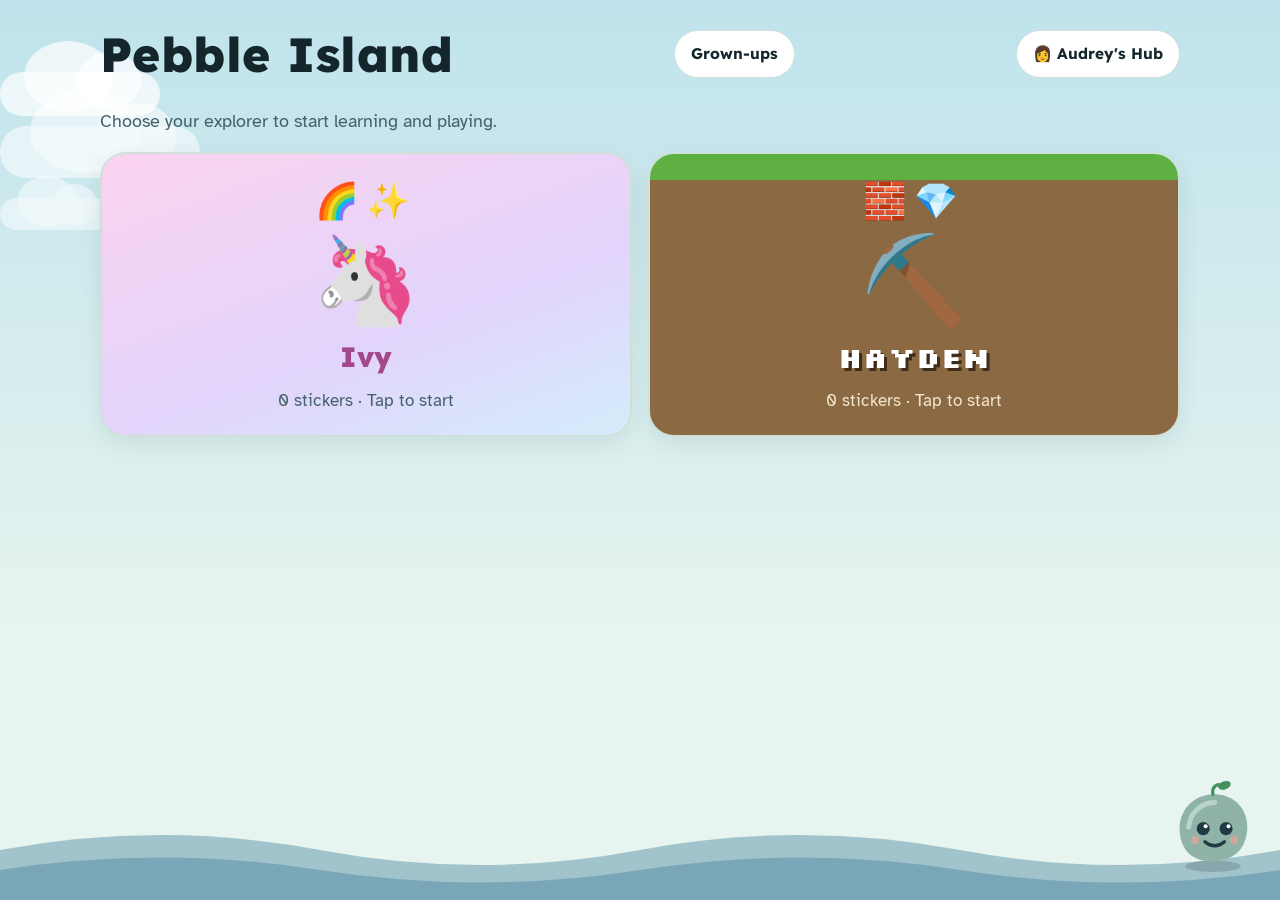
<file: index.html>
<!doctype html>
<html lang="en"><meta charset="utf-8"><meta name="viewport" content="width=device-width,initial-scale=1,viewport-fit=cover"><style>[hidden]{display:none!important}img{max-width:100%}body{margin:0}</style>
<title>Pebble Island | Learn and Play</title>
<meta name="description" content="Bite-size learning adventures for curious kids.">
<link rel="manifest" href="/manifest.webmanifest">
<link rel="stylesheet" href="/island-world.css">
<link rel="preload" as="image" href="/island-scene.svg" media="(prefers-reduced-motion: no-preference)">
<link rel="preload" as="image" href="/island-scene-still.svg" media="(prefers-reduced-motion: reduce)">
<link rel="icon" href="/icon.svg" type="image/svg+xml">
<link rel="apple-touch-icon" href="/icon.svg">
<meta name="apple-mobile-web-app-status-bar-style" content="default">
<meta name="apple-mobile-web-app-capable" content="yes">
<meta name="mobile-web-app-capable" content="yes">
<meta name="theme-color" content="#bfe3ec">
<meta name="color-scheme" content="light">
<link rel="preconnect" href="https://fonts.googleapis.com">
<link rel="stylesheet" href="https://fonts.googleapis.com/css2?family=Lexend:wght@400;600;700;800&family=Atkinson+Hyperlegible:wght@400;700&display=swap">
<style>
:root{
  --bg:#bfe3ec; --bg2:#e7f4ef; --panel:#ffffff; --ink:#1f3b44; --soft:#557680;
  --sea:#2f86ab; --leaf:#43915f; --sun:#f2b544; --berry:#c8607a; --sky:#dcecf6; --line:#cfe0db;
  --good:#3a9a5f; --hint:#e39a2d; --sand:#f6e3b8;
  --display:"Lexend","Trebuchet MS",system-ui,sans-serif;
  --body:"Atkinson Hyperlegible","Verdana",system-ui,sans-serif;
}
/* Each island skin owns its palette. Automatic OS dark-colour variables caused
   dark panels with dark skin text. Explicit dark skins retain their own palette. */
:root{color-scheme:light}
*{box-sizing:border-box}
html,body{height:100%}
body{background:linear-gradient(180deg,var(--bg) 0%,var(--bg2) 70%);background-attachment:fixed;color:var(--ink);font-family:var(--body);font-size:20px;line-height:1.5;
  padding-left:max(16px,env(safe-area-inset-left,0px));padding-right:max(16px,env(safe-area-inset-right,0px));padding-top:env(safe-area-inset-top,0px);
  -webkit-tap-highlight-color:transparent;user-select:none;-webkit-user-select:none;touch-action:manipulation;overflow-x:hidden}
.scene{position:fixed;inset:0;pointer-events:none;z-index:0;overflow:hidden}
.cloud{position:absolute;background:rgba(255,255,255,.7);border-radius:999px;filter:blur(1px);animation:drift linear infinite}
.cloud::before,.cloud::after{content:"";position:absolute;background:inherit;border-radius:50%}
.cloud::before{width:55%;height:160%;left:15%;top:-70%}.cloud::after{width:40%;height:130%;right:12%;top:-45%}
@keyframes drift{from{transform:translateX(-30vw)}to{transform:translateX(130vw)}}
.waves{position:absolute;left:0;right:0;bottom:0;height:90px}
.waves svg{position:absolute;bottom:0;width:200%;height:100%;animation:wave 14s linear infinite}
.waves svg+svg{animation-duration:9s;opacity:.6}
@keyframes wave{from{transform:translateX(0)}to{transform:translateX(-50%)}}
.app{position:relative;z-index:1;max-width:1180px;margin:0 auto;padding-block:16px 110px;display:flex;flex-direction:column;gap:20px;min-height:100%}
h1,h2,h3{font-family:var(--display);margin:0;text-wrap:balance;letter-spacing:.01em}
h1{font-size:clamp(2rem,5vw,3rem);font-weight:800} h2{font-size:clamp(1.5rem,3.5vw,2rem)}
button{font:inherit;color:inherit;cursor:pointer;border:0;background:none;touch-action:manipulation}
button:focus-visible{outline:4px solid var(--sea);outline-offset:3px}
.top{display:flex;align-items:center;justify-content:space-between;gap:12px;flex-wrap:wrap}
.pill{display:inline-flex;align-items:center;gap:8px;background:var(--panel);border:2px solid var(--line);border-radius:999px;padding:8px 20px;font-family:var(--display);font-weight:600;font-size:1.05rem;min-height:60px;box-shadow:0 4px 0 var(--line)}
.pill:active{transform:translateY(3px);box-shadow:0 1px 0 var(--line)}
.pill .star{color:var(--sun);font-size:1.3em}
.big{min-height:76px;padding:0 34px;border-radius:24px;background:var(--sea);color:#fff;font-family:var(--display);font-weight:700;font-size:1.35rem;box-shadow:0 6px 0 rgba(0,0,0,.18)}
.big:active{transform:translateY(4px);box-shadow:0 2px 0 rgba(0,0,0,.18)}
.ghost{background:var(--panel);color:var(--ink);border:2px solid var(--line)}
.who{display:grid;grid-template-columns:repeat(auto-fit,minmax(260px,1fr));gap:24px}
.kid{background:var(--panel);border:4px solid var(--line);border-radius:36px;padding:30px;display:flex;flex-direction:column;align-items:center;gap:10px;min-height:300px;justify-content:center;box-shadow:0 8px 0 var(--line);animation:rise .5s both}
.kid:nth-child(2){animation-delay:.12s}
.kid:active{transform:translateY(6px);box-shadow:0 2px 0 var(--line)}
.kid .face{font-size:6.5rem;line-height:1;animation:bob 3s ease-in-out infinite}
.kid b{font-family:var(--display);font-size:2.2rem;font-weight:800}
.kid span{color:var(--soft);font-size:1.05rem}
@keyframes bob{0%,100%{transform:translateY(0) rotate(-3deg)}50%{transform:translateY(-10px) rotate(3deg)}}
@keyframes rise{from{opacity:0;transform:translateY(30px) scale(.95)}to{opacity:1;transform:none}}
.lede{color:var(--soft);max-width:60ch;margin:0}
.map{display:grid;grid-template-columns:repeat(auto-fit,minmax(210px,1fr));gap:20px}
.world{border-radius:32px;padding:24px;min-height:210px;display:flex;flex-direction:column;justify-content:space-between;text-align:left;color:#fff;position:relative;overflow:hidden;box-shadow:0 8px 0 rgba(0,0,0,.18);animation:rise .5s both}
.world:active{transform:translateY(6px);box-shadow:0 2px 0 rgba(0,0,0,.18)}
.world::after{content:"";position:absolute;right:-30px;bottom:-30px;width:130px;height:130px;border-radius:50%;background:rgba(255,255,255,.12)}
.world .ico{font-size:3.6rem;line-height:1;display:inline-block;animation:bob 4s ease-in-out infinite}
.world b{font-family:var(--display);font-size:1.45rem;display:block}
.world small{font-size:1rem;opacity:.95}
.lvl{display:flex;gap:6px;margin-top:10px}
.lvl i{width:16px;height:16px;border-radius:50%;background:rgba(255,255,255,.35)}
.lvl i.on{background:#fff}
.mascot{position:fixed;right:max(12px,env(safe-area-inset-right,0px));bottom:calc(14px + env(safe-area-inset-bottom,0px));width:110px;height:110px;z-index:5;pointer-events:auto;transition:transform .3s}
.mascot.happy{animation:jump .7s}
.mascot.oops{animation:tilt .6s}
@keyframes jump{0%,100%{transform:translateY(0)}30%{transform:translateY(-50px) rotate(-10deg)}55%{transform:translateY(0) scaleY(.85)}75%{transform:translateY(-14px)}}
@keyframes tilt{0%,100%{transform:rotate(0)}30%{transform:rotate(-14deg)}65%{transform:rotate(10deg)}}
.bubble{position:fixed;right:calc(130px + env(safe-area-inset-right,0px));bottom:calc(60px + env(safe-area-inset-bottom,0px));z-index:5;background:var(--panel);border:3px solid var(--line);border-radius:22px 22px 4px 22px;padding:10px 18px;font-family:var(--display);font-weight:700;font-size:1.15rem;max-width:min(280px,55vw);opacity:0;transform:scale(.6);transform-origin:bottom right;transition:.25s}
.bubble.show{opacity:1;transform:none}
.card{background:var(--panel);border:4px solid var(--line);border-radius:40px;padding:clamp(18px,3vw,36px);display:grid;gap:24px;align-items:center;justify-items:center;text-align:center;box-shadow:0 10px 0 var(--line);animation:rise .4s both}
.left{display:flex;flex-direction:column;gap:20px;align-items:center;width:100%;min-width:0}
@media (min-width:900px) and (orientation:landscape){
  .card.split{grid-template-columns:1.1fr 1fr;text-align:left}
  .card.split .left{align-items:center}
  .card.split .opts{grid-template-columns:1fr}
  .card.split .opts.grid2{grid-template-columns:1fr 1fr}
}
.qrow{display:flex;align-items:center;gap:14px;justify-content:center;flex-wrap:wrap}
.say{width:76px;height:76px;border-radius:50%;background:var(--sky);display:grid;place-items:center;flex:none;box-shadow:0 4px 0 var(--line)}
.say:active{transform:translateY(3px);box-shadow:none}
.say.talking{animation:pulse 1s ease-in-out infinite}
@keyframes pulse{50%{box-shadow:0 0 0 12px rgba(47,134,171,.18)}}
.say svg{width:38px;height:38px;fill:var(--sea)}
.q{font-family:var(--display);font-size:clamp(1.4rem,3.2vw,2rem);font-weight:700;max-width:24ch}
.stage{min-height:130px;display:flex;flex-wrap:wrap;gap:12px;justify-content:center;align-items:center;font-size:clamp(2.4rem,6vw,3.8rem);line-height:1.1;max-width:100%}
.stage .word{font-family:var(--display);font-size:clamp(2.6rem,7vw,4.4rem);font-weight:800;letter-spacing:.08em}
.stage .op{font-family:var(--display);color:var(--soft);font-size:.7em;padding:0 6px}
.stage .pic{font-size:1.6em;display:inline-block;animation:bob 3s ease-in-out infinite}
.group{display:flex;flex-wrap:wrap;gap:6px;max-width:300px;justify-content:center;padding:10px 14px;border:3px dashed var(--line);border-radius:24px}
.tap{position:relative;display:inline-grid;place-items:center;min-width:64px;min-height:64px;border-radius:18px;transition:transform .15s}
.tap:active{transform:scale(.88)}
.tap.counted{background:var(--sky);animation:boing .35s}
.tap .n{position:absolute;top:-6px;right:-6px;background:var(--sea);color:#fff;font-family:var(--display);font-weight:800;font-size:15px;min-width:26px;height:26px;border-radius:13px;display:grid;place-items:center}
@keyframes boing{40%{transform:scale(1.3) rotate(-8deg)}}
.opts{display:grid;grid-template-columns:repeat(auto-fit,minmax(150px,1fr));gap:18px;width:100%;max-width:700px}
.opt{min-height:128px;border-radius:28px;background:var(--bg2);border:4px solid var(--line);font-family:var(--display);font-weight:800;font-size:clamp(2rem,5vw,2.8rem);display:grid;place-items:center;padding:12px;box-shadow:0 6px 0 var(--line);transition:transform .12s,opacity .3s,background .2s;animation:rise .35s both}
.opt:nth-child(2){animation-delay:.07s}.opt:nth-child(3){animation-delay:.14s}
.opt.txt{font-size:clamp(1.3rem,3vw,1.8rem);font-weight:700}
.opt:active{transform:translateY(5px);box-shadow:0 1px 0 var(--line)}
.opt.gone{opacity:.25;pointer-events:none;animation:wobble .45s}
.opt.yes{background:var(--good);border-color:var(--good);color:#fff;box-shadow:0 6px 0 rgba(0,0,0,.2);animation:win .5s}
@keyframes wobble{20%{transform:translateX(-10px)}40%{transform:translateX(9px)}60%{transform:translateX(-6px)}80%{transform:translateX(3px)}}
@keyframes win{40%{transform:scale(1.12) rotate(-3deg)}}
.opt svg{width:80px;height:80px}
.slots,.tiles{display:flex;gap:12px;flex-wrap:wrap;justify-content:center}
.slot{width:84px;height:96px;border-radius:20px;border:4px dashed var(--line);display:grid;place-items:center;font-family:var(--display);font-weight:800;font-size:2.6rem}
.slot.fill{border-style:solid;border-color:var(--good);background:var(--bg2);animation:win .4s}
.tile{width:92px;height:92px;border-radius:22px;background:var(--sun);color:#3b2a06;font-family:var(--display);font-weight:800;font-size:2.6rem;box-shadow:0 6px 0 rgba(0,0,0,.18);animation:rise .35s both}
.tile:active{transform:translateY(5px);box-shadow:0 1px 0 rgba(0,0,0,.18)}
.tile.used{visibility:hidden}
.tile.no{animation:wobble .45s}
.progress{display:flex;gap:8px;align-items:center;flex:1;max-width:420px;min-width:160px}
.track{flex:1;height:22px;border-radius:11px;background:var(--panel);border:3px solid var(--line);overflow:hidden}
.track i{display:block;height:100%;background:linear-gradient(90deg,var(--leaf),var(--sun));border-radius:8px;transition:width .5s cubic-bezier(.3,1.5,.6,1)}
.boat{font-size:1.8rem}
.msg{min-height:1.6em;font-family:var(--display);font-size:1.3rem;font-weight:700;color:var(--soft)}
.msg.good{color:var(--good)}.msg.try{color:var(--hint)}
.done{grid-template-columns:1fr!important}
.reward{font-size:clamp(3.5rem,10vw,6rem);display:flex;gap:6px;justify-content:center}
.reward span{display:inline-block;animation:starpop .6s both}
@keyframes starpop{0%{transform:scale(0) rotate(-180deg)}70%{transform:scale(1.3)}100%{transform:none}}
.rowbtns{display:flex;gap:16px;flex-wrap:wrap;justify-content:center}
.parent{display:grid;gap:14px}
.prow{display:flex;align-items:center;justify-content:space-between;gap:12px;flex-wrap:wrap;background:var(--panel);border:2px solid var(--line);border-radius:22px;padding:14px 18px}
.prow input[type=text]{font:inherit;padding:10px 14px;border-radius:12px;border:2px solid var(--line);background:var(--bg2);color:var(--ink);width:180px;max-width:100%;user-select:text;-webkit-user-select:text}
.switch{min-height:52px;padding:0 20px;border-radius:999px;border:2px solid var(--line);font-family:var(--display);font-weight:600}
.switch[aria-pressed="true"]{background:var(--leaf);border-color:var(--leaf);color:#fff}
.stat{font-family:var(--display);font-variant-numeric:tabular-nums;color:var(--soft);font-size:1rem}
.arr{display:flex;flex-direction:column;gap:6px;align-items:center}
.row{position:relative;font-size:clamp(1.6rem,4vw,2.4rem);letter-spacing:.12em;padding:4px 14px;border-radius:16px;border:3px dashed var(--line);min-height:58px;transition:transform .15s}
.row:active{transform:scale(.95)}
.row.lit{background:var(--sky);border-style:solid;border-color:var(--sea);animation:boing .35s}
.row.lit::after{content:attr(data-total);position:absolute;right:-48px;top:50%;transform:translateY(-50%);background:var(--sea);color:#fff;font-family:var(--display);font-weight:800;font-size:1rem;letter-spacing:0;min-width:38px;height:32px;border-radius:16px;display:grid;place-items:center}
.hops{display:flex;gap:10px;flex-wrap:wrap;justify-content:center}
.hop{width:76px;height:76px;border-radius:50%;background:var(--sun);color:#3b2a06;font-family:var(--display);font-weight:800;font-size:1.8rem;display:grid;place-items:center;animation:bob 2.5s ease-in-out infinite}
.hop:nth-child(2){animation-delay:-.4s}.hop:nth-child(3){animation-delay:-.8s}.hop:nth-child(4){animation-delay:-1.2s}.hop:nth-child(5){animation-delay:-1.6s}
.hop.miss{background:var(--panel);border:4px dashed var(--sea);color:var(--sea)}
.rod{display:inline-grid;grid-template-rows:repeat(10,11px);gap:2px;padding:3px;background:#e9b44c;border-radius:6px;margin:0 3px;vertical-align:bottom}
.rod i,.cube{display:block;width:14px;height:11px;background:#f6d48b;border-radius:2px}
.cube{display:inline-block;width:18px;height:18px;background:#e9b44c;border:3px solid #f6d48b;border-radius:4px;margin:2px}
.flat{display:inline-block;width:118px;height:118px;margin:3px;border-radius:6px;background-color:#d99a2b;background-image:linear-gradient(rgba(255,255,255,.45) 2px,transparent 2px),linear-gradient(90deg,rgba(255,255,255,.45) 2px,transparent 2px);background-size:11.6px 11.6px}
.pv{display:flex;align-items:flex-end;flex-wrap:wrap;justify-content:center;gap:6px;min-height:140px}
.btnrow{display:flex;gap:12px;flex-wrap:wrap;justify-content:center}
.addbtn{min-width:110px;min-height:96px;border-radius:24px;background:var(--bg2);border:4px solid var(--line);font-family:var(--display);font-weight:800;font-size:1.4rem;box-shadow:0 6px 0 var(--line);display:grid;place-items:center;gap:4px;padding:8px 14px}
.addbtn:active{transform:translateY(5px);box-shadow:0 1px 0 var(--line)}
.addbtn.reset{min-width:auto;min-height:64px;font-size:1rem;background:var(--panel)}
.tally{font-family:var(--display);font-weight:800;font-size:2.2rem;color:var(--sea)}
.total{font-family:var(--display);font-weight:800;font-size:2.4rem;color:var(--sea);font-variant-numeric:tabular-nums}
.target{font-family:var(--display);font-weight:800;font-size:1.3rem;background:var(--sky);border-radius:999px;padding:6px 18px}
.coin{display:inline-grid;place-items:center;width:62px;height:62px;border-radius:50%;font-family:var(--display);font-weight:800;font-size:1rem;margin:3px;box-shadow:inset 0 -4px 0 rgba(0,0,0,.18)}
.coin.gold{background:#e2b23a;color:#4a3405}.coin.silver{background:#cfd6d9;color:#33414a}.coin.big{width:72px;height:72px}
.note{display:inline-grid;place-items:center;width:110px;height:58px;border-radius:10px;font-family:var(--display);font-weight:800;color:#fff;margin:3px;box-shadow:inset 0 -4px 0 rgba(0,0,0,.18)}
.n5{background:#c86fa6}.n10{background:#3d7fc4}.n20{background:#c4473d}.n50{background:#d9a62e;color:#3b2a06}
.fr{display:inline-flex;flex-direction:column;align-items:center;line-height:1;font-family:var(--display);font-weight:800}
.fr b{border-bottom:4px solid currentColor;padding:0 6px 4px}.fr i{font-style:normal;padding-top:4px}
.pie{width:min(230px,60vw);height:auto}
.pie path{cursor:pointer;transition:fill .2s}
.grid{display:grid;gap:5px;justify-content:center}
.cell{width:52px;height:52px;border-radius:10px;background:var(--bg2);border:3px solid var(--line)}
.cell.on{background:var(--berry);border-color:var(--berry)}
.cell.fixed{pointer-events:none}
.cell.mid{margin-left:10px}
.graph{display:grid;gap:8px;text-align:left}
.graph div{display:flex;align-items:center;gap:6px;font-size:2rem}
.graph b{font-family:var(--display);font-size:1rem;width:70px;color:var(--soft)}
.passage{font-family:var(--display);font-weight:600;font-size:clamp(1.15rem,2.6vw,1.45rem);line-height:1.6;max-width:30ch;text-align:left;background:var(--bg2);border-radius:20px;padding:16px 20px}
.combo{font-family:var(--display);font-weight:800;color:var(--berry);font-size:1.2rem;min-width:70px}
.combo.pop{animation:win .4s}
.stickers{display:grid;grid-template-columns:repeat(auto-fill,minmax(90px,1fr));gap:14px}
.sticker{font-size:3.4rem;background:var(--panel);border:3px solid var(--line);border-radius:24px;aspect-ratio:1;display:grid;place-items:center;max-width:100%}
.sticker.locked{opacity:.25;filter:grayscale(1)}
.newsticker{font-size:5rem;animation:starpop .8s both}
.bubbles{position:relative;width:100%;height:min(60vh,520px);border-radius:32px;background:linear-gradient(180deg,var(--sky),var(--bg2));overflow:hidden;border:4px solid var(--line)}
.bub{position:absolute;border-radius:50%;background:radial-gradient(circle at 30% 30%,rgba(255,255,255,.95),rgba(120,200,230,.55) 45%,rgba(60,150,200,.35));border:2px solid rgba(255,255,255,.8);animation:floatup linear forwards}
@keyframes floatup{from{transform:translateY(0)}to{transform:translateY(-120vh)}}
.bub.popped{animation:popb .25s forwards}
@keyframes popb{to{transform:scale(1.6);opacity:0}}
.clockset{display:flex;flex-direction:column;align-items:center;gap:14px}
.world.mix{background:linear-gradient(135deg,#c0566f,#e2953a 50%,#7a6fc2)}
.mapbar{display:flex;gap:12px;flex-wrap:wrap}
#fx{position:fixed;inset:0;pointer-events:none;z-index:20;width:100%;height:100%}
.calm *,.calm *::before,.calm *::after{animation:none!important;transition:none!important}
@media (prefers-reduced-motion:reduce){*,*::before,*::after{animation:none!important;transition:none!important}}
</style>

<div class="scene" aria-hidden="true">
  <div class="cloud" style="top:8%;width:160px;height:44px;animation-duration:70s;animation-delay:-20s"></div>
  <div class="cloud" style="top:22%;width:110px;height:32px;animation-duration:55s;animation-delay:-40s;opacity:.7"></div>
  <div class="cloud" style="top:14%;width:200px;height:52px;animation-duration:90s;animation-delay:-5s;opacity:.8"></div>
  <div class="waves">
    <svg viewBox="0 0 1200 90" preserveAspectRatio="none"><path fill="var(--sea)" opacity=".35" d="M0 40 Q75 10 150 40 T300 40 T450 40 T600 40 T750 40 T900 40 T1050 40 T1200 40 V90 H0Z"/></svg>
    <svg viewBox="0 0 1200 90" preserveAspectRatio="none"><path fill="var(--sea)" opacity=".5" d="M0 60 Q75 35 150 60 T300 60 T450 60 T600 60 T750 60 T900 60 T1050 60 T1200 60 V90 H0Z"/></svg>
  </div>
</div>
<canvas id="fx"></canvas>
<div class="app" id="app"></div>
<div class="bubble" id="bubble"></div>
<button class="mascot" id="mascot" aria-label="Pip the pebble">
<svg viewBox="0 0 120 120"><ellipse cx="60" cy="108" rx="34" ry="7" fill="rgba(0,0,0,.15)"/><path d="M20 72 C14 40 38 18 64 20 C92 22 108 46 100 74 C94 96 74 102 58 102 C38 102 24 92 20 72Z" fill="#8fb3a6"/><path d="M30 60 C32 42 46 30 62 30" stroke="#b9d4ca" stroke-width="6" fill="none" stroke-linecap="round"/><circle cx="48" cy="62" r="8" fill="#1f3b44"/><circle cx="76" cy="62" r="8" fill="#1f3b44"/><circle cx="51" cy="59" r="2.5" fill="#fff"/><circle cx="79" cy="59" r="2.5" fill="#fff"/><path id="mouth" d="M50 78 Q62 88 74 78" stroke="#1f3b44" stroke-width="4" fill="none" stroke-linecap="round"/><circle cx="38" cy="76" r="5" fill="#e9a3a3" opacity=".7"/><circle cx="86" cy="76" r="5" fill="#e9a3a3" opacity=".7"/><path d="M60 20 C58 10 66 6 70 10" stroke="#43915f" stroke-width="4" fill="none" stroke-linecap="round"/><ellipse cx="74" cy="9" rx="8" ry="5" fill="#43915f" transform="rotate(-20 74 9)"/></svg>
</button>
<style>
:root{--ui-shadow:0 7px 22px rgba(20,52,65,.09)}
body{font-size:18px;background-attachment:scroll;line-height:1.5}
.app{max-width:1080px;gap:18px;padding-top:18px}
body:not(.adult) .pill{min-height:48px;padding:9px 16px;border:1px solid var(--line);box-shadow:none;font-size:.96rem}
body:not(.adult) .big{min-height:60px;padding:13px 22px;border-radius:16px;box-shadow:0 4px 0 rgba(0,0,0,.12);font-size:1.12rem}
body:not(.adult) .card{border:2px solid var(--line);border-radius:26px;box-shadow:var(--ui-shadow);gap:20px}
body:not(.adult) .kid{min-height:250px;border:2px solid var(--line);border-radius:26px;box-shadow:var(--ui-shadow);padding:22px}
body:not(.adult) .kid .face{font-size:5.4rem}
body:not(.adult) .kid b{font-size:1.75rem}
body:not(.adult) .who{gap:16px;grid-template-columns:repeat(auto-fit,minmax(235px,1fr))}
body:not(.adult) .map{grid-template-columns:repeat(auto-fill,minmax(212px,1fr));gap:14px}
body:not(.adult) .world{border-radius:21px;min-height:174px;padding:20px;box-shadow:0 5px 14px rgba(21,47,59,.12);border:1px solid rgba(255,255,255,.2);transition:transform .16s ease,box-shadow .16s ease;animation:none}
body:not(.adult) .world .ico{font-size:2.6rem}
body:not(.adult) .world b{font-size:1.22rem;line-height:1.3}
body:not(.adult) .world small{font-size:.9rem;line-height:1.4;display:block;margin-top:4px}
body:not(.adult) .world .lvl{margin-top:9px}
body:not(.adult) .world .lvl i{width:11px;height:11px}
body:not(.adult) .opt{border:2px solid var(--line);border-radius:18px;min-height:102px;box-shadow:0 3px 0 var(--line);animation:none}
body:not(.adult) .opts{gap:12px;max-width:760px}
body:not(.adult) .tile{border-radius:17px}
body:not(.adult) .parent .prow{border:1px solid var(--line);border-radius:16px;box-shadow:none}
body:not(.adult) .say{width:64px;height:64px}
body:not(.adult) .say svg{width:32px;height:32px}
body:not(.adult) .map-top{align-items:center;gap:10px}
body:not(.adult) .compact-stats{display:flex;gap:8px;align-items:center;flex-wrap:wrap;justify-content:flex-end;margin-left:auto}
.dashboard-intro{display:flex;justify-content:space-between;align-items:center;gap:22px;padding:24px 26px;background:var(--panel);border:1px solid var(--line);border-radius:24px;box-shadow:var(--ui-shadow)}
.dashboard-intro h2{font-size:clamp(1.5rem,3.2vw,2rem);line-height:1.2}
.dashboard-intro p{margin:7px 0 0;color:var(--soft);font-size:.98rem;line-height:1.45}
.dashboard-intro .eyebrow{font-family:var(--display);font-size:.68rem;font-weight:800;letter-spacing:.13em;color:var(--sea);margin:0 0 8px}
.dashboard-intro .continue-btn{display:flex;flex-direction:column;align-items:flex-start;justify-content:center;text-align:left;gap:1px;min-width:205px}
.dashboard-intro .continue-btn small{font-size:.77rem;line-height:1.3;opacity:.94;font-weight:500}
.island-title{font-size:1.35rem;margin-top:3px}
.island-filters{display:flex;gap:8px;flex-wrap:wrap;align-items:center;margin:-6px 0 2px}
.filter-tab{font-family:var(--display);font-weight:700;font-size:.89rem;color:var(--ink);background:var(--panel);border:1px solid var(--line);border-radius:999px;min-height:44px;padding:7px 16px;transition:background .15s,color .15s}
.filter-tab[aria-pressed=true]{background:var(--sea);color:#fff;border-color:var(--sea)}
.more-wrap{position:relative;flex:none}
.more-toggle::after{content:" ▾";font-size:.76em;color:var(--soft)}
.more-menu{position:absolute;right:0;top:calc(100% + 9px);background:var(--panel);padding:10px;z-index:30;min-width:210px;max-width:min(80vw,300px);max-height:60vh;overflow-y:auto;display:grid;gap:3px;border-radius:16px;border:1px solid var(--line);box-shadow:0 16px 35px rgba(13,41,53,.19)}
.more-menu[hidden]{display:none!important}
.more-menu .pill{width:100%;min-height:46px;justify-content:flex-start;border:0;border-radius:11px;text-align:left;background:transparent;font-size:.93rem;box-shadow:none}
.more-menu button.pill:hover{background:var(--sky)}
.more-menu span.pill{opacity:.85;cursor:default}
.home-intro{font-size:1.1rem!important}
.kid .face,.world .ico,.stage .pic,.hop,.cloud,.waves svg,.sticker.t2{animation:none!important}
.scene .cloud{filter:none}
body:not(.adult) .world:hover{transform:translateY(-2px);box-shadow:0 9px 20px rgba(21,47,59,.16)}
body:not(.adult) .world:active{transform:translateY(1px)}
body:not(.adult) button:focus-visible{outline:3px solid var(--sun);outline-offset:3px}
body:not(.adult) .opt:active{transform:translateY(2px)}
@media (max-width:680px){
.app{padding-top:12px;gap:15px}
.dashboard-intro{flex-direction:column;align-items:stretch;gap:15px;padding:19px}
.dashboard-intro .continue-btn{width:100%;min-width:0}
body:not(.adult) .map{grid-template-columns:repeat(2,minmax(0,1fr));gap:10px}
body:not(.adult) .world{min-height:150px;padding:14px;border-radius:17px}
body:not(.adult) .world b{font-size:1.05rem}
body:not(.adult) .world small{font-size:.82rem}
body:not(.adult) .world .ico{font-size:2.2rem}
body:not(.adult) .card{padding:18px;border-radius:20px}
body:not(.adult) .opts{gap:10px}
body:not(.adult) .opt{min-height:90px}
body:not(.adult) .top .mapbar .pill{font-size:.85rem;padding:8px 11px;min-height:44px}
body:not(.adult) .mascot{width:72px;height:72px;right:8px;bottom:8px}
body:not(.adult) .bubble{right:92px;bottom:36px;max-width:65vw}
.filter-tab{font-size:.82rem;padding:7px 13px}
}
@media (hover:none){body:not(.adult) .world:hover{transform:none;box-shadow:0 5px 14px rgba(21,47,59,.12)}}
@media (prefers-reduced-motion:reduce){html{scroll-behavior:auto!important}}


/* Contrast and legibility pass: WCAG AA-oriented colours across skins */
:root{--soft:#45616a;--sea:#206889;--good:#247545}
body[data-skin]{--accessible-text:#1f3b44}
body[data-skin=space],body[data-skin=volcano]{--accessible-text:#f7f8ff}
body[data-skin=unicorn] h1,body[data-skin=unicorn] h2{background:none!important;-webkit-text-fill-color:currentColor!important;color:#70245f!important}
body[data-skin=blocks] .world{color:#fff!important}
body[data-skin=blocks] .world b,body[data-skin=blocks] .world small{color:#fff!important;text-shadow:0 1px 3px #173b1e}
body[data-skin=blocks] .big,body[data-skin=blocks] .continue-btn{background:#286a30!important;color:#fff!important}
body[data-skin=unicorn] .big,body[data-skin=unicorn] .continue-btn{background:#743b91!important;color:#fff!important}
body[data-skin=space] .big,body[data-skin=space] .continue-btn{background:#5545ba!important;color:#fff!important}
body[data-skin=volcano] .big,body[data-skin=volcano] .continue-btn{background:#a93c20!important;color:#fff!important}
body[data-skin=candy] .big,body[data-skin=candy] .continue-btn{background:#96345f!important;color:#fff!important}
body[data-skin=arctic] .big,body[data-skin=arctic] .continue-btn{background:#246589!important;color:#fff!important}
body[data-skin=dino] .big,body[data-skin=dino] .continue-btn{background:#46621c!important;color:#fff!important}
body[data-skin=thinker] .big,body[data-skin=thinker] .continue-btn{background:#473a99!important;color:#fff!important}
body[data-skin=sea] .big,body[data-skin=sea] .continue-btn{background:#145e85!important;color:#fff!important}
body[data-skin=jungle] .big,body[data-skin=jungle] .continue-btn{background:#246339!important;color:#fff!important}
body[data-skin] .world{color:#fff!important}
body[data-skin] .world b,body[data-skin] .world small{color:#fff!important;opacity:1!important;text-shadow:0 1px 2px rgba(0,0,0,.35)}
body[data-skin] .skin{color:#1c3037!important}
body[data-skin] .skin small{opacity:1!important}
body[data-skin] .skin.locked{opacity:1!important;filter:none!important;border-style:dashed!important}
body[data-skin] .skin.locked::after{content:"Locked";font-weight:700;font-size:.8rem}
body[data-skin] .filter-tab[aria-pressed=true]{background:#205d78!important;color:#fff!important}
body[data-skin] .eyebrow{color:var(--ink)!important;opacity:.85}
body[data-skin] .more-menu .pill{color:var(--ink)!important}
body[data-skin] .opt.yes{background:#267449!important;color:#fff!important;border-color:#267449!important}
body[data-skin] .pill,body[data-skin] .opt,body[data-skin] .card,body[data-skin] .dashboard-intro{color:var(--ink)}
body[data-skin] button:focus-visible,body[data-skin] [role=button]:focus-visible{outline:4px solid #f4b544!important;outline-offset:4px!important}
body[data-skin=space] button:focus-visible,body[data-skin=volcano] button:focus-visible{outline-color:#ffe18b!important}
body[data-skin=space] .dashboard-intro p,body[data-skin=volcano] .dashboard-intro p{color:#d6e4f3!important}
body[data-skin=space] .lede,body[data-skin=volcano] .lede{color:#d6e4f3!important}
@media(prefers-reduced-motion:reduce){*,*::before,*::after{animation-duration:.01ms!important;animation-iteration-count:1!important;transition-duration:.01ms!important;scroll-behavior:auto!important}}

/* Last-resort source-level contrast guarantees for the main map */
body[data-skin]:not([data-skin="space"]):not([data-skin="volcano"]) :is(.top .pill,.more-toggle,.filter-tab[aria-pressed="false"],.dashboard-intro){
  background-color:#fff!important;
  color:#14262c!important;
}
body[data-skin]:not([data-skin="space"]):not([data-skin="volcano"]) .dashboard-intro :is(h2,.eyebrow,p){
  color:#14262c!important;
  -webkit-text-fill-color:#14262c!important;
  opacity:1!important;
}
body[data-skin]:not([data-skin="space"]):not([data-skin="volcano"]) .filter-tab[aria-pressed="true"]{
  background:#205d78!important;
  border-color:#205d78!important;
  color:#fff!important;
}
body[data-skin] .world :is(b,small){color:#fff!important}

/* Mobile menu layering: sibling entrance animations create separate stacking contexts.
   Raise the whole header, not just its dropdown, so the full menu is visible and tappable. */
#app .map-top{position:relative;z-index:100;isolation:isolate}
#app .map-top .more-wrap{position:relative;z-index:1;margin-left:auto}
#app .map-top .more-menu{
 z-index:2;
 width:min(290px,calc(100vw - 32px));
 max-width:calc(100vw - 32px);
 max-height:min(65dvh,540px);
 overflow-y:auto;
 overscroll-behavior:contain;
 -webkit-overflow-scrolling:touch;
}
#app .map-top .more-menu[hidden]{display:none!important}
</style>
<script defer src="/part-a.js"></script>
<script defer src="/part-b.js"></script>
<script defer src="/curriculum-pack.js"></script>
<script defer src="/care.js"></script>
<script defer src="/pathway-content.js"></script>
<script defer src="/pathway-more.js"></script>
<script defer src="/year6-curriculum.js"></script>
<script defer src="/curriculum-audit.js"></script>
<script defer src="/learning-studio.js"></script>
<script defer src="/hub-plus.js"></script>
<script defer src="/hub-reports.js"></script>
<script defer src="/island-world.js"></script>
<script defer src="/island-subjects.js"></script>
<script defer src="/parent-clarity.js"></script><script defer src="/lesson-journey.js"></script>
<script defer src="/lesson-teach.js"></script>
<script defer src="/teach-y2.js"></script>
<script defer src="/teach-y5.js"></script>
<script defer src="/teach-y0.js"></script>
<script defer src="/teach-y6.js"></script>
<script defer src="/teach-y1.js"></script>
<script defer src="/teach-y3.js"></script>
<script defer src="/teach-y4.js"></script>
<script defer src="/lessons-extra.js"></script>
<script defer src="/x-y2-maths.js"></script>
<script defer src="/x-y2-english.js"></script>
<script defer src="/x-y2-science.js"></script>
<script defer src="/x-y2-hass.js"></script>
<script defer src="/x-y2-tech.js"></script>
<script defer src="/x-y5-maths.js"></script>
<script defer src="/x-y5-english.js"></script>
<script defer src="/x-y5-science.js"></script>
<script defer src="/x-y5-hass.js"></script>
<script defer src="/x-y5-tech.js"></script><script defer src="/x-y3-maths.js"></script><script defer src="/x-y3-english.js"></script><script defer src="/x-y3-science.js"></script><script defer src="/x-y3-hass.js"></script><script defer src="/x-y3-tech.js"></script><script defer src="/x-y4-maths.js"></script><script defer src="/x-y4-english.js"></script><script defer src="/x-y4-science.js"></script><script defer src="/x-y4-hass.js"></script><script defer src="/x-y4-tech.js"></script><script defer src="/x-y6-english.js"></script><script defer src="/x-y6-science.js"></script><script defer src="/x-y6-hass.js"></script><script defer src="/x-y6-tech.js"></script><script defer src="/x-y0-maths.js"></script><script defer src="/x-y0-english.js"></script><script defer src="/x-y0-science.js"></script><script defer src="/x-y0-hass.js"></script><script defer src="/x-y0-tech.js"></script><script defer src="/x-y1-maths.js"></script><script defer src="/x-y1-english.js"></script><script defer src="/x-y1-science.js"></script><script defer src="/x-y1-hass.js"></script><script defer src="/x-y1-tech.js"></script>
<script defer src="/theme-ivy.js"></script>
<script defer src="/theme-hayden.js"></script>
<script defer src="/theme-ivy-more.js"></script>
<script defer src="/theme-hayden-more.js"></script>
<script defer src="/discover-cards.js"></script>
<script defer src="/themed-engine.js"></script>
<script defer src="/progress-link.js"></script>
<script defer src="/today.js"></script>
<script defer src="/physics-lab.js"></script>
<script defer src="/island-working-teach.js"></script>
<script defer src="/island-working.js"></script>
<script defer src="/island-pics.js"></script>
<script defer src="/island-teach.js"></script>
<script defer src="/age-guard.js"></script>
<script defer src="/brain-boost.js"></script>
<script defer src="/rewards-plus.js"></script>
<script defer src="/fair-play.js"></script>
<script defer src="/kid-mascots.js"></script>
</html>
</file>
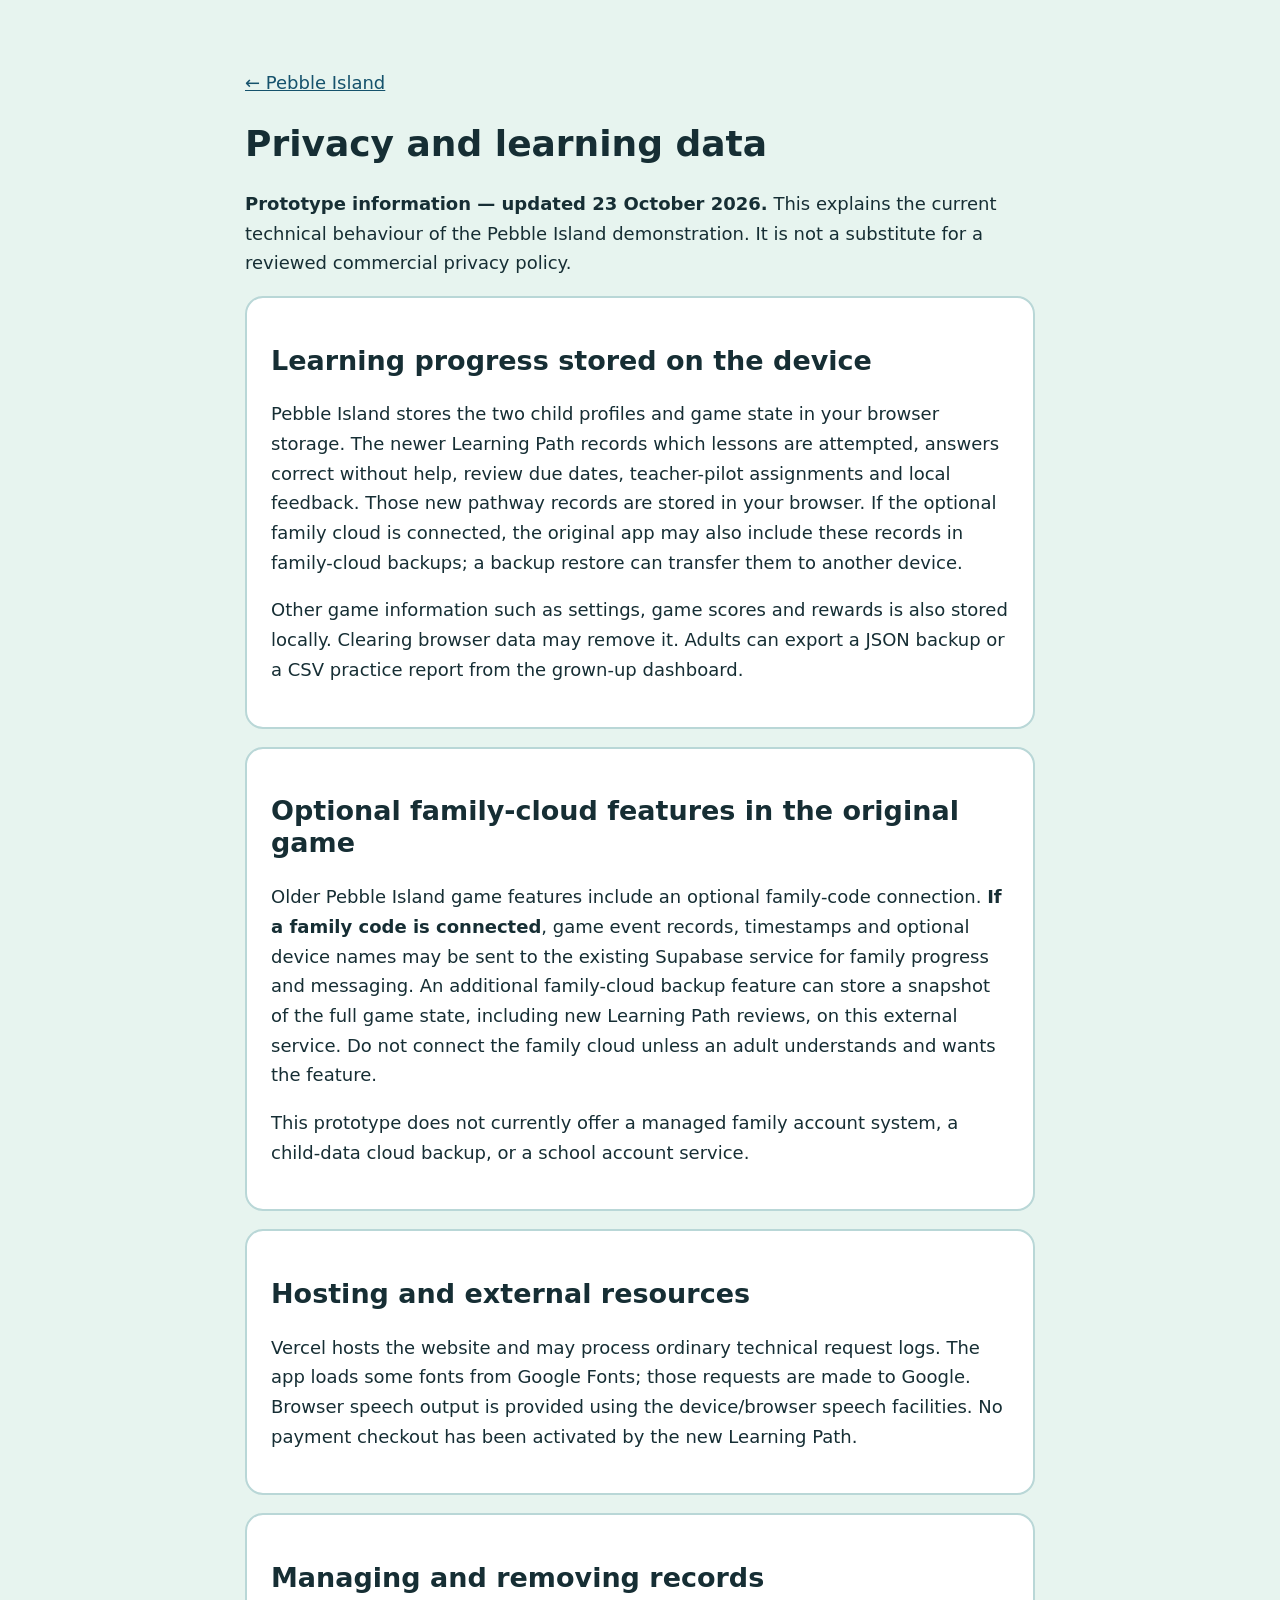
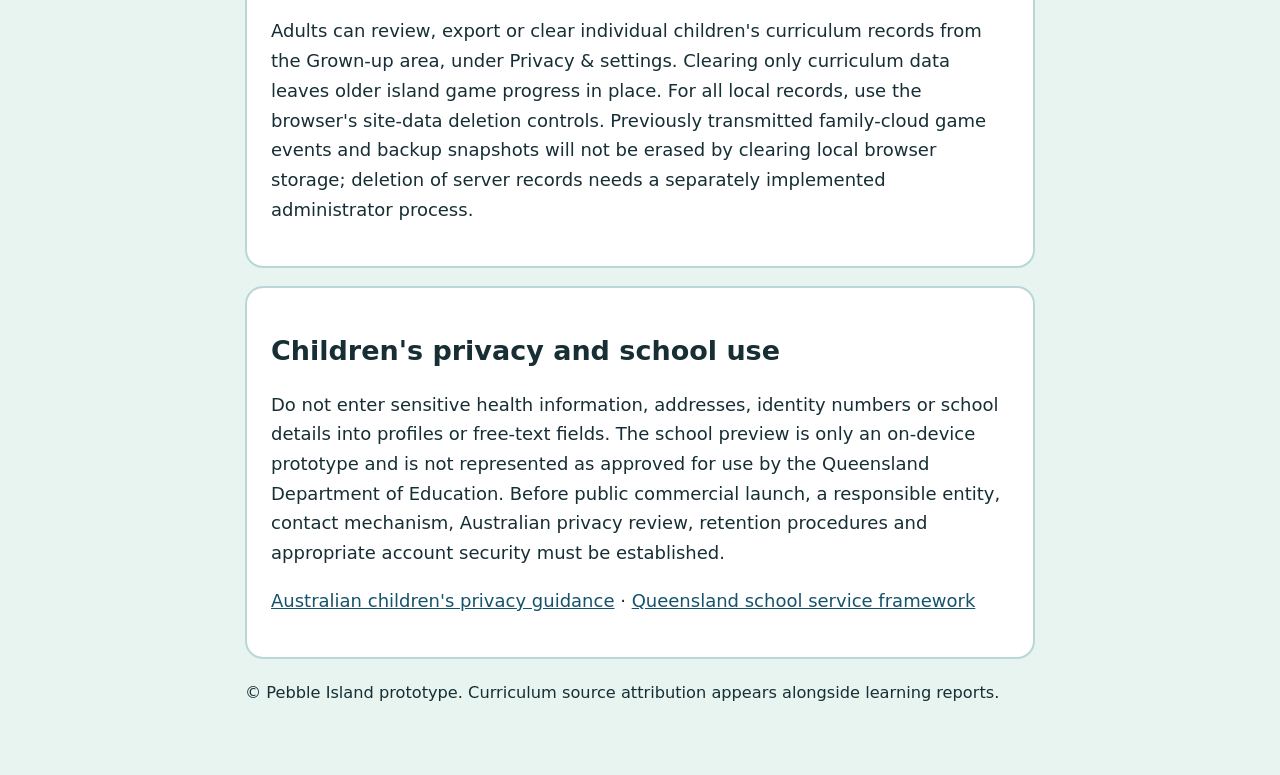
<file: privacy.html>
<!doctype html><html lang="en"><head><meta charset="utf-8"><meta name="viewport" content="width=device-width,initial-scale=1"><meta name="theme-color" content="#bfe3ec"><title>Privacy & Learning Data | Pebble Island</title><style>body{font:18px/1.65 system-ui,Arial,sans-serif;margin:auto;padding:clamp(20px,5vw,50px);max-width:790px;background:#e7f4ef;color:#162e34}h1,h2{line-height:1.2}a{color:#15526c}section{background:white;border:2px solid #b9d7d7;border-radius:18px;padding:24px;margin:18px 0}a:focus-visible{outline:3px solid #0677a2}small{font-size:.9em}</style></head><body><p><a href="/">← Pebble Island</a></p><main><h1>Privacy and learning data</h1><p><strong>Prototype information — updated 23 October 2026.</strong> This explains the current technical behaviour of the Pebble Island demonstration. It is not a substitute for a reviewed commercial privacy policy.</p><section><h2>Learning progress stored on the device</h2><p>Pebble Island stores the two child profiles and game state in your browser storage. The newer Learning Path records which lessons are attempted, answers correct without help, review due dates, teacher-pilot assignments and local feedback. Those new pathway records are stored in your browser. If the optional family cloud is connected, the original app may also include these records in family-cloud backups; a backup restore can transfer them to another device.</p><p>Other game information such as settings, game scores and rewards is also stored locally. Clearing browser data may remove it. Adults can export a JSON backup or a CSV practice report from the grown-up dashboard.</p></section><section><h2>Optional family-cloud features in the original game</h2><p>Older Pebble Island game features include an optional family-code connection. <strong>If a family code is connected</strong>, game event records, timestamps and optional device names may be sent to the existing Supabase service for family progress and messaging. An additional family-cloud backup feature can store a snapshot of the full game state, including new Learning Path reviews, on this external service. Do not connect the family cloud unless an adult understands and wants the feature.</p><p>This prototype does not currently offer a managed family account system, a child-data cloud backup, or a school account service.</p></section><section><h2>Hosting and external resources</h2><p>Vercel hosts the website and may process ordinary technical request logs. The app loads some fonts from Google Fonts; those requests are made to Google. Browser speech output is provided using the device/browser speech facilities. No payment checkout has been activated by the new Learning Path.</p></section><section><h2>Managing and removing records</h2><p>Adults can review, export or clear individual children's curriculum records from the Grown-up area, under Privacy &amp; settings. Clearing only curriculum data leaves older island game progress in place. For all local records, use the browser's site-data deletion controls. Previously transmitted family-cloud game events and backup snapshots will not be erased by clearing local browser storage; deletion of server records needs a separately implemented administrator process.</p></section><section><h2>Children's privacy and school use</h2><p>Do not enter sensitive health information, addresses, identity numbers or school details into profiles or free-text fields. The school preview is only an on-device prototype and is not represented as approved for use by the Queensland Department of Education. Before public commercial launch, a responsible entity, contact mechanism, Australian privacy review, retention procedures and appropriate account security must be established.</p><p><a href="https://www.oaic.gov.au/privacy/privacy-registers/privacy-codes/childrens-online-privacy-code" target="_blank" rel="noopener noreferrer">Australian children's privacy guidance</a> · <a href="https://education.qld.gov.au/parents-and-carers/school-information/digital-services-used-schools" target="_blank" rel="noopener noreferrer">Queensland school service framework</a></p></section></main><p><small>© Pebble Island prototype. Curriculum source attribution appears alongside learning reports.</small></p></body></html>
</file>
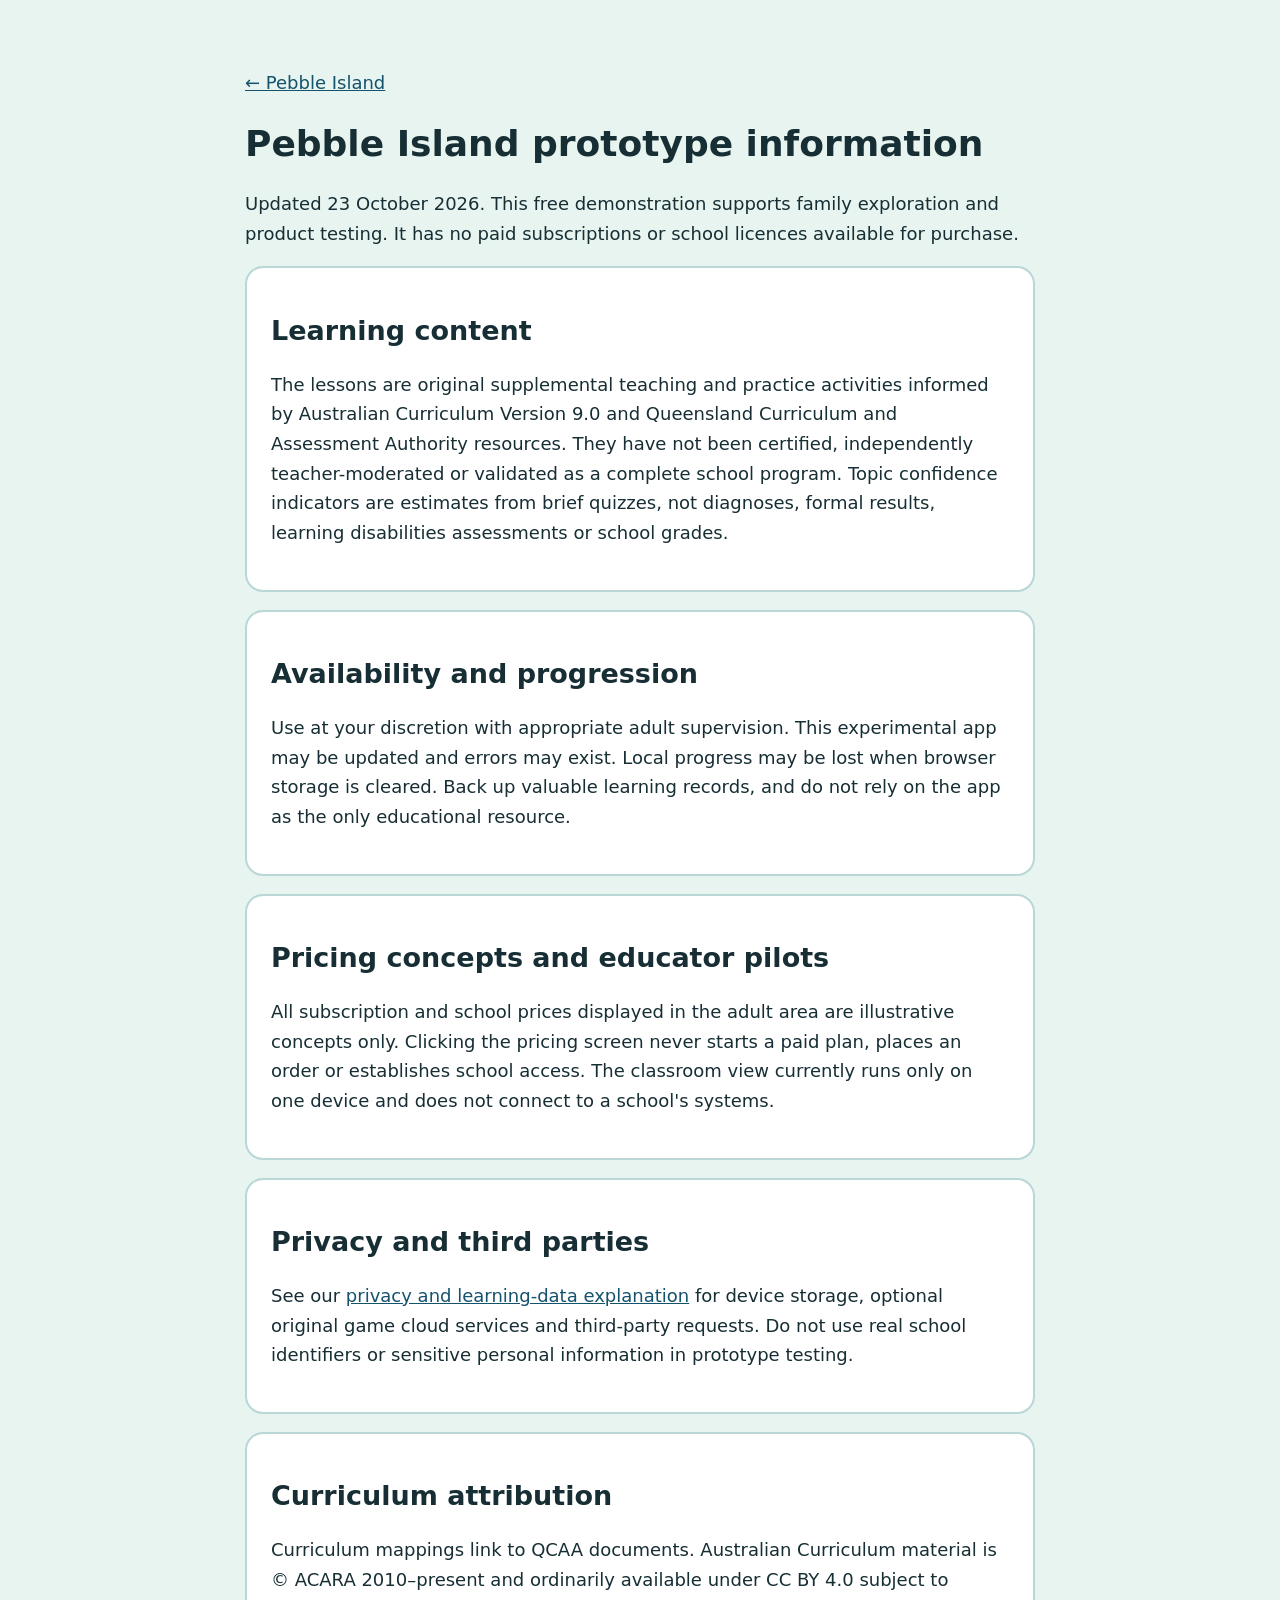
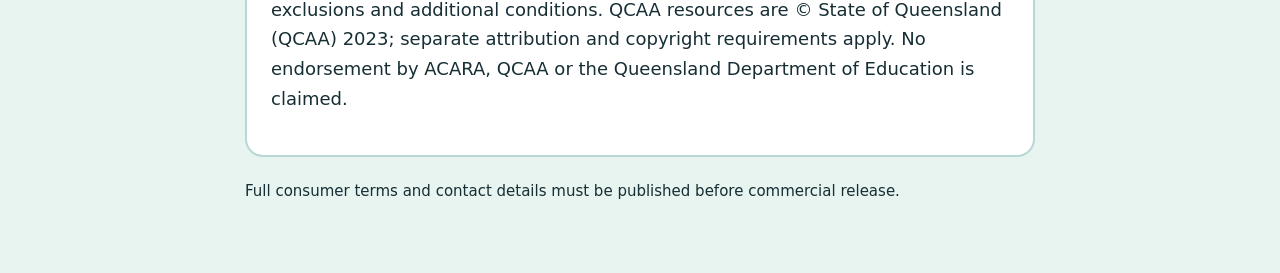
<file: terms.html>
<!doctype html><html lang="en"><head><meta charset="utf-8"><meta name="viewport" content="width=device-width,initial-scale=1"><meta name="theme-color" content="#bfe3ec"><title>Prototype Terms | Pebble Island</title><style>body{font:18px/1.65 system-ui,Arial,sans-serif;margin:auto;padding:clamp(20px,5vw,50px);max-width:790px;background:#e7f4ef;color:#162e34}h1,h2{line-height:1.2}a{color:#15526c}section{background:white;border:2px solid #b9d7d7;border-radius:18px;padding:24px;margin:18px 0}a:focus-visible{outline:3px solid #0677a2}</style></head><body><p><a href="/">← Pebble Island</a></p><main><h1>Pebble Island prototype information</h1><p>Updated 23 October 2026. This free demonstration supports family exploration and product testing. It has no paid subscriptions or school licences available for purchase.</p><section><h2>Learning content</h2><p>The lessons are original supplemental teaching and practice activities informed by Australian Curriculum Version 9.0 and Queensland Curriculum and Assessment Authority resources. They have not been certified, independently teacher-moderated or validated as a complete school program. Topic confidence indicators are estimates from brief quizzes, not diagnoses, formal results, learning disabilities assessments or school grades.</p></section><section><h2>Availability and progression</h2><p>Use at your discretion with appropriate adult supervision. This experimental app may be updated and errors may exist. Local progress may be lost when browser storage is cleared. Back up valuable learning records, and do not rely on the app as the only educational resource.</p></section><section><h2>Pricing concepts and educator pilots</h2><p>All subscription and school prices displayed in the adult area are illustrative concepts only. Clicking the pricing screen never starts a paid plan, places an order or establishes school access. The classroom view currently runs only on one device and does not connect to a school's systems.</p></section><section><h2>Privacy and third parties</h2><p>See our <a href="/privacy.html">privacy and learning-data explanation</a> for device storage, optional original game cloud services and third-party requests. Do not use real school identifiers or sensitive personal information in prototype testing.</p></section><section><h2>Curriculum attribution</h2><p>Curriculum mappings link to QCAA documents. Australian Curriculum material is © ACARA 2010–present and ordinarily available under CC BY 4.0 subject to exclusions and additional conditions. QCAA resources are © State of Queensland (QCAA) 2023; separate attribution and copyright requirements apply. No endorsement by ACARA, QCAA or the Queensland Department of Education is claimed.</p></section></main><p><small>Full consumer terms and contact details must be published before commercial release.</small></p></body></html>
</file>
<file: island-world.css>
/* Pebble Island: animated overworld V1. No new animation libraries. */
#app .pi-world, #app .pi-world *{box-sizing:border-box}
#app .pi-world{
  --pi-ink:#153845;--pi-muted:#446978;--pi-blue:#1b667f;
  width:100%;display:grid;gap:14px;isolation:isolate;color:var(--pi-ink);
}
#app .pi-world h1,#app .pi-world h2,#app .pi-world h3{
  color:var(--pi-ink)!important;-webkit-text-fill-color:var(--pi-ink)!important;
  background:none!important;letter-spacing:-.02em;line-height:1.17;
}
#app .pi-world-head{
 display:flex;align-items:center;justify-content:space-between;gap:16px;flex-wrap:wrap;
 background:#fffdf3;border:2px solid #cfebdf;border-radius:23px;padding:17px 21px;
 box-shadow:0 5px 0 #c0dfd5;
}
#app .pi-world-headcopy{display:grid;gap:4px;max-width:60ch}
#app .pi-eyebrow{font:800 .7rem var(--display);letter-spacing:.13em;text-transform:uppercase;color:#2b6778}
#app .pi-world-head h1{font:800 clamp(1.4rem,3.2vw,2.1rem) var(--display)}
#app .pi-world-head p{font-size:.92rem;line-height:1.4;color:#315d69;margin:0}
#app .pi-head-action{
 font:800 .83rem var(--display);color:#174c67;background:#e8f8ee;
 border:2px solid #b2d8c9;border-radius:14px;padding:12px 15px;min-height:50px;
 display:inline-flex;align-items:center;gap:7px;
}
#app .pi-head-action:hover{background:#d3f2e4}
#app .pi-head-action:focus-visible,#app .pi-landmark:focus-visible,#app .pi-zone-dialog button:focus-visible,#app .pi-original-islands summary:focus-visible{
 outline:4px solid #163b59;outline-offset:4px;
}
#app .pi-scene{
 width:100%;height:min(68svh,690px);min-height:445px;position:relative;
 border:8px solid #f7ffff;outline:2px solid #a5dcd8;
 border-radius:31px;overflow:hidden;isolation:isolate;
 background:linear-gradient(155deg,#80e4e5,#0b7caa);
 box-shadow:0 13px 0 #b5e3df,0 24px 36px rgba(16,76,106,.23);
 contain:layout paint;
}
#app .pi-map-art{position:absolute;inset:0;width:100%;height:100%;object-fit:fill;pointer-events:none;user-select:none;-webkit-user-drag:none}
#app .pi-stage-shimmer{pointer-events:none;position:absolute;inset:0;z-index:1;
 background:linear-gradient(118deg,rgba(255,255,255,.14),transparent 28%,transparent 72%,rgba(255,255,255,.08));
}
#app .pi-landmark{
 --px:50%;--py:50%;position:absolute;left:var(--px);top:var(--py);
 transform:translate(-50%,-46%);z-index:4;display:flex;align-items:center;
 flex-direction:column;justify-content:center;gap:4px;
 min-width:106px;min-height:94px;padding:4px 8px;
 border:0;background:transparent;color:#fff!important;text-align:center;
 cursor:pointer;transition:filter .18s ease,opacity .18s ease;
 -webkit-tap-highlight-color:transparent;touch-action:manipulation;
}
#app .pi-landmark-emoji{
 display:grid;place-items:center;position:relative;width:61px;height:61px;
 border-radius:22px;box-shadow:0 7px 0 rgba(15,52,65,.29),0 9px 20px rgba(5,52,73,.20);
 background:linear-gradient(148deg,#fffaf0,#e3f9ef);
 border:3px solid #fffef1;color:#233c54;font-size:2.05rem;line-height:1;
 transform:rotate(-3deg);
}
#app .pi-landmark[data-zone="math"] .pi-landmark-emoji{background:linear-gradient(145deg,#e9f1ff,#bde4ff)}
#app .pi-landmark[data-zone="reading"] .pi-landmark-emoji{background:linear-gradient(145deg,#fff5da,#ffd2c4)}
#app .pi-landmark[data-zone="cave"] .pi-landmark-emoji{background:linear-gradient(145deg,#fff0ff,#d6cdfc)}
#app .pi-landmark[data-zone="treasure"] .pi-landmark-emoji{background:linear-gradient(145deg,#fff7d3,#ffda85)}
#app .pi-landmark-label{
 display:block;position:relative;
 font:800 clamp(.69rem,1.55vw,.84rem) var(--display);line-height:1.22;letter-spacing:.015em;
 color:#fff!important;-webkit-text-fill-color:#fff!important;
 background:#163b55;border:2px solid #fff9e5;border-radius:999px;
 padding:6px 10px;box-shadow:0 4px 0 rgba(5,48,74,.29);white-space:nowrap;
}
#app .pi-landmark[data-visited="true"] .pi-landmark-label::after{
 content:"✓";margin-left:5px;color:#ffe493;
}
#app .pi-landmark:active .pi-landmark-emoji{transform:translateY(3px) rotate(0);box-shadow:0 2px 0 rgba(15,52,65,.29)}
#app .pi-landmark.is-target .pi-landmark-emoji{outline:4px solid #fff3ac;outline-offset:3px}
#app .pi-landmark.is-recommended .pi-landmark-emoji{animation:pi-signal 3s ease-in-out infinite}
#app .pi-landmark.is-recommended::before{
 content:"NEXT";position:absolute;right:0;top:-12px;
 padding:3px 7px;border-radius:999px;background:#ffdf83;color:#604512;
 font:900 .52rem var(--display);letter-spacing:.08em;z-index:4;
}
#app .pi-pathway-avatar{
 position:absolute;left:0;top:0;z-index:7;pointer-events:none;width:61px;height:80px;
 display:grid;place-items:center;transform:translate3d(0,0,0);
 will-change:auto;
}
#app .pi-avatar-shape{
 height:55px;width:52px;border:3px solid #fff9db;
 border-radius:48% 48% 38% 38%;
 background:linear-gradient(145deg,#fef6de,#ffd3a3);
 box-shadow:0 8px 0 rgba(32,83,88,.27),0 7px 16px rgba(0,58,70,.27);
 display:grid;place-items:center;position:relative;
 animation:pi-idle 3.3s ease-in-out infinite;
}
#app .pi-avatar-shape::before{
 content:"";position:absolute;width:19px;height:14px;left:1px;top:-7px;
 border-radius:100% 20% 80% 30%;background:#ffbd87;transform:rotate(-15deg);
}
#app .pi-avatar-shape::after{
 content:"";position:absolute;width:19px;height:14px;right:1px;top:-7px;
 border-radius:20% 100% 30% 80%;background:#ffbd87;transform:rotate(15deg);
}
#app .pi-avatar-face{font-size:1.6rem;line-height:1;z-index:1}
#app .pi-pathway-avatar::before{
 content:"you";position:absolute;top:-4px;left:50%;transform:translateX(-50%);
 border-radius:999px;padding:2px 7px;font:800 .58rem var(--display);
 background:#fffdfa;color:#264c60;z-index:3;box-shadow:0 1px 4px rgba(18,68,88,.15)
}
#app .pi-pathway-avatar.is-walking .pi-avatar-shape{animation:pi-walk .22s ease-in-out infinite alternate}
#app .pi-pathway-avatar.is-arrived .pi-avatar-shape{animation:pi-arrive .65s ease-out both}
#app .pi-route-status{
 position:absolute;top:10px;left:50%;transform:translateX(-50%);
 z-index:8;max-width:calc(100% - 24px);
 padding:7px 14px;border:2px solid #f5f7e8;border-radius:999px;
 background:#17475c;color:white;font:800 .77rem var(--display);
 box-shadow:0 4px 10px rgba(8,56,69,.2);text-align:center;
}
#app .pi-route-status[hidden]{display:none!important}
#app .pi-stage-frame{
 position:absolute;bottom:12px;left:13px;right:13px;z-index:3;
 display:flex;justify-content:space-between;align-items:end;gap:9px;pointer-events:none;
}
#app .pi-stage-frame span{
 background:rgba(15,65,82,.87);color:#fff;display:inline-block;
 border:1px solid rgba(255,255,255,.73);border-radius:999px;
 padding:6px 10px;font:700 .68rem var(--display);
}
#app .pi-zone-dialog{
 border:2px solid #b0dcd3;border-radius:24px;padding:clamp(15px,3vw,25px);
 display:grid;gap:11px;background:linear-gradient(125deg,#fffdfa,#eafaf5);
 color:var(--pi-ink);box-shadow:0 5px 0 #bfdfd5;
}
#app .pi-zone-dialog[hidden]{display:none!important}
#app .pi-zone-dialog-head{display:flex;align-items:center;gap:12px}
#app .pi-zone-dialog-mark{display:grid;place-items:center;font-size:2rem;
 background:#fff3cd;border-radius:16px;width:60px;height:60px;flex:none}
#app .pi-zone-dialog h2{font:800 clamp(1.3rem,2.7vw,1.75rem) var(--display)}
#app .pi-zone-dialog p{font-size:.95rem;line-height:1.5;margin:0;color:#395e68}
#app .pi-zone-dialog-actions{display:flex;gap:10px;align-items:center;flex-wrap:wrap}
#app .pi-action{
 min-height:53px;border-radius:15px;padding:10px 19px;font:800 .93rem var(--display);
 color:#17475e;background:#fff;border:2px solid #88b3c0;
}
#app .pi-action.pi-action-primary{background:#155c7b;color:#fff;border-color:#155c7b;
 box-shadow:0 4px 0 #9bc8cc}
#app .pi-action:active{transform:translateY(2px)}
#app .pi-guide-row{display:flex;align-items:center;justify-content:space-between;gap:12px;flex-wrap:wrap}
#app .pi-guide-row p{color:#365f6b;font-size:.84rem;margin:0;line-height:1.45}
#app .pi-explore-button{
 min-height:53px;background:#fff!important;color:#17566b!important;border:2px solid #a3c8c8;
 border-radius:15px;padding:11px 17px;font:800 .88rem var(--display)
}
#app .pi-original-islands{
 border:2px solid var(--line);border-radius:21px;background:var(--panel);
 padding:0 15px;overflow:visible;
}
#app .pi-original-islands>summary{
 min-height:66px;padding:13px 6px;
 display:flex;align-items:center;justify-content:space-between;gap:10px;
 cursor:pointer;list-style:none;font:800 1rem var(--display);color:var(--ink);
}
#app .pi-original-islands>summary::-webkit-details-marker{display:none}
#app .pi-original-islands>summary::after{content:"▾";font-size:1.3rem;color:var(--sea)}
#app .pi-original-islands[open]>summary::after{content:"▴"}
#app .pi-original-islands .dashboard-intro{margin:10px 0 23px}
#app .pi-original-islands .island-title{margin:18px 0}
#app .pi-original-islands .island-filters{margin-bottom:18px}
#app .pi-original-islands .map{margin:15px 0 24px}
@keyframes pi-idle{50%{transform:translateY(-3px) rotate(1deg)}}
@keyframes pi-walk{from{transform:translateY(1px) rotate(-5deg)}to{transform:translateY(-4px) rotate(5deg)}}
@keyframes pi-arrive{0%{transform:scale(.96)}45%{transform:scale(1.19)}75%{transform:scale(.95)}100%{transform:scale(1)}}
@keyframes pi-signal{50%{box-shadow:0 0 0 8px rgba(255,242,172,.55),0 8px 0 rgba(15,52,65,.29)}}
@media(max-width:600px){
 #app .pi-world-head{padding:14px 16px;gap:10px}
 #app .pi-head-action{min-height:44px;padding:8px 12px}
 #app .pi-scene{height:min(76svh,620px);min-height:505px;border-width:6px;border-radius:23px}
 #app .pi-landmark{min-width:90px;min-height:82px;padding:3px;gap:3px}
 #app .pi-landmark-emoji{width:48px;height:48px;border-radius:17px;font-size:1.65rem;border-width:2px}
 #app .pi-landmark-label{font-size:.65rem;padding:5px 7px}
 #app .pi-pathway-avatar{width:50px;height:65px}
 #app .pi-avatar-shape{width:44px;height:47px}
 #app .pi-avatar-face{font-size:1.4rem}
 #app .pi-zone-dialog-actions .pi-action{flex:1;min-width:125px}
 #app .pi-stage-frame span{font-size:.56rem;padding:5px 7px}
 #app .pi-stage-frame span:last-child{display:none}
}
@media(min-width:601px) and (max-width:900px) and (orientation:portrait){
 #app .pi-scene{height: min(68svh,715px);min-height:530px}
}
@media(prefers-reduced-motion:reduce){
 #app .pi-world *,#app .pi-world *::before,#app .pi-world *::after{animation:none!important;transition:none!important}
}
body.calmfx #app .pi-world *,body.calmfx #app .pi-world *::before,body.calmfx #app .pi-world *::after{
 animation:none!important;transition:none!important
}

/* Avoid rendering a second animated cloud/ocean system behind the active world. */
body:has(#app .pi-world) .scene .cloud,
body:has(#app .pi-world) .scene .waves svg{animation-play-state:paused!important}

/* A curriculum lesson earns one existing learning star; the island celebrates without changing the star economy. */
#app .pi-world-achievement{
 display:flex;align-items:center;gap:13px;padding:12px 16px;
 background:linear-gradient(105deg,#fff9d7,#e8f9e8);
 border:2px solid #ebd38a;border-radius:19px;
 box-shadow:0 5px 0 rgba(190,163,84,.23);color:#31505b;
 animation:pi-achievement-in .45s cubic-bezier(.2,.8,.2,1) both;
}
#app .pi-world-achievement strong{display:block;font:850 1rem var(--display);color:#254b61}
#app .pi-world-achievement small{display:block;font:700 .8rem var(--body);color:#4f6472}
#app .pi-achievement-star{
 display:grid;place-items:center;flex:none;width:47px;height:47px;
 border-radius:50%;background:#f1bf4d;border:3px solid #fff9cb;
 color:#fff;font-size:1.8rem;text-shadow:0 2px 2px rgba(105,71,17,.2);
 box-shadow:0 4px 0 #be9033;animation:pi-star-pop .62s ease-out both;
}
#app .pi-landmark[data-progress="true"] .pi-landmark-emoji::after{
 content:"★";position:absolute;right:-9px;top:-10px;
 display:grid;place-items:center;border-radius:50%;width:24px;height:24px;
 font:900 .93rem var(--display);color:#7b4f16;background:#ffdf74;
 border:2px solid #fff9cf;box-shadow:0 2px 5px rgba(17,65,76,.18);
}
@keyframes pi-achievement-in{from{opacity:0;transform:translateY(-7px)}to{opacity:1;transform:none}}
@keyframes pi-star-pop{0%{transform:scale(.4) rotate(-25deg)}55%{transform:scale(1.2) rotate(9deg)}100%{transform:scale(1) rotate(0)}}
@media(prefers-reduced-motion:reduce){
 #app .pi-world-achievement,#app .pi-achievement-star{animation:none!important}
}
body.calmfx #app .pi-world-achievement,body.calmfx #app .pi-achievement-star{animation:none!important}
</file>
